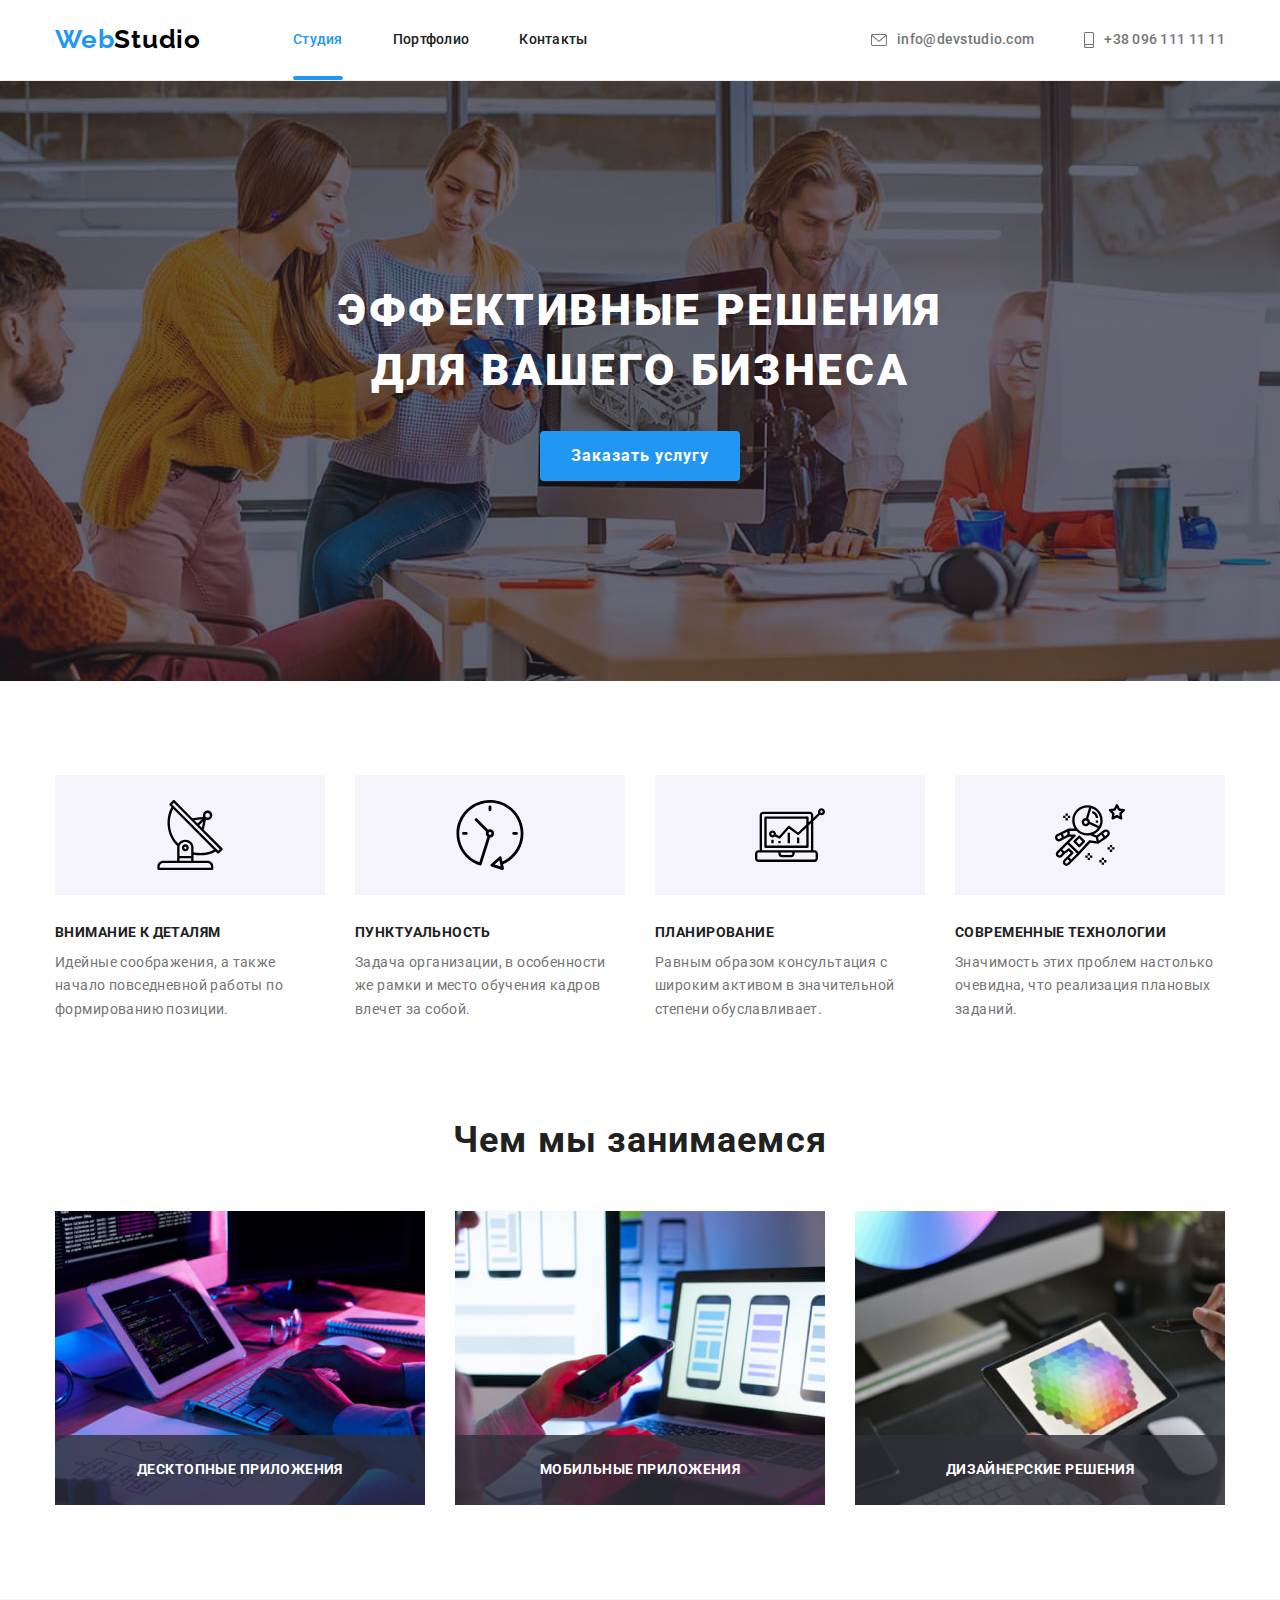
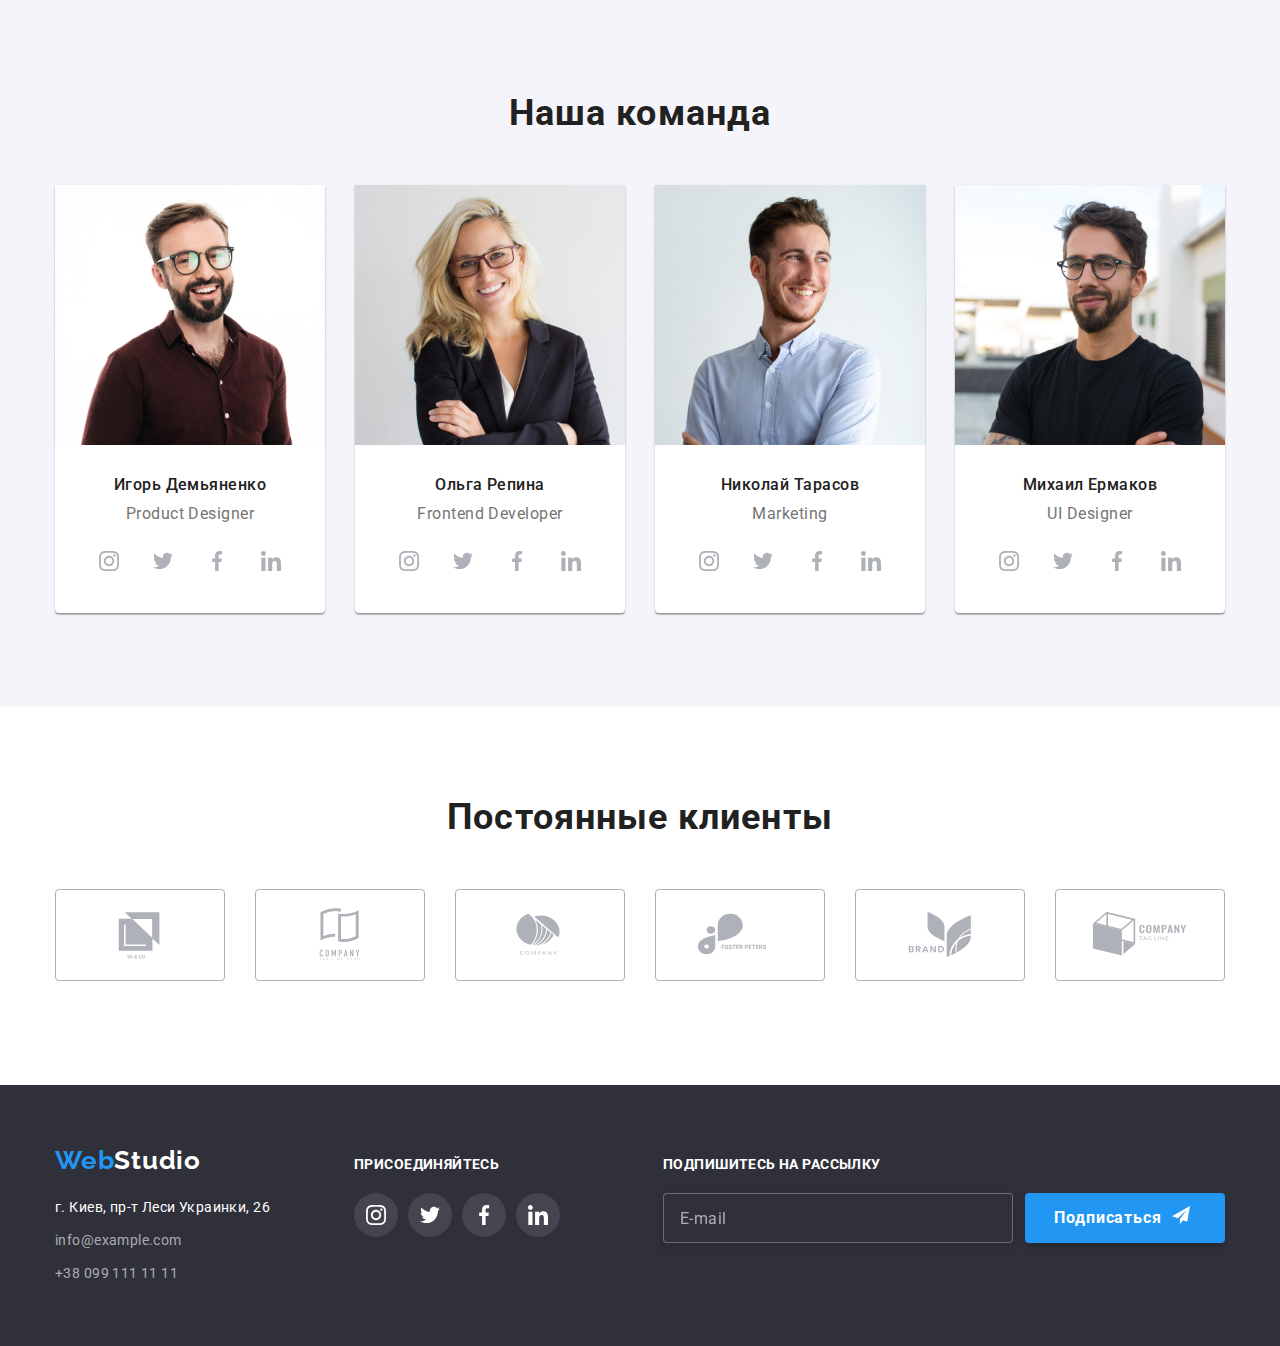
<file: index.html>
<!DOCTYPE html>
<html lang="ru">
<head>
    <meta charset="UTF-8">
    <meta http-equiv="X-UA-Compatible" content="IE=edge">
    <meta name="viewport" content="width=device-width, initial-scale=1.0">
    <meta name="description" content="Веб Студия Киев" />
    <title>Веб Студия Киев</title>
    <link rel="preconnect" href="https://fonts.googleapis.com">
    <link rel="preconnect" href="https://fonts.gstatic.com" crossorigin>
    <link href="https://fonts.googleapis.com/css2?family=Raleway:wght@700&family=Roboto:wght@400;500;700;900&display=swap"
        rel="stylesheet">
    <link rel="stylesheet" href="./modern-normalize.css">
    <link rel="stylesheet" href="./css/main.min.css">
</head>
<body>
<!-- Шапка сайта-->
<header class="header">
    <div class="container header__container">
    <nav class="header__nav">
        <a href="./index.html" class="logo"><span class="logo--accent">Web</span>Studio</a>
        <ul class="site-nav list">
            <li class="site-nav__item"><a href="" class="site-nav__link site-nav__link--current">Студия</a></li>
            <li class="site-nav__item"><a href="./portfolio.html" class="site-nav__link">Портфолио</a></li>
            <li class="site-nav__item"><a href="" class="site-nav__link">Контакты</a></li>
        </ul>
    </nav>
    <ul class="contacts-list list">
        <li class="contacts-list__item">
            <a href="mailto:info@devstudio.com" class="contacts">
                    <svg class="contacts__logo" width="16px" height="12px">
                        <use href="./images/symbol-defs.svg#icon-email"></use>
                    </svg>
                    info@devstudio.com
            </a>
        </li>
        <li class="contacts-list__item">
            <a href="tel:+380961111111" class="contacts">
                    <svg class="contacts__logo" width="10px" height="16px">
                        <use href="./images/symbol-defs.svg#icon-smartphone"></use>
                    </svg>
                    +38 096 111 11 11
            </a>
        </li>
    </ul>
    </div>
</header>

<main>
    <!-- Герой -->
    <section class="hero-section">
        <div class="container">
            <h1 class="hero-section__title">Эффективные решения для вашего бизнеса</h1>
            <button type="button" class="hero-section__button" data-modal-open>Заказать услугу</button>
        </div>

<div class="backdrop backdrop--is-hidden" data-modal>
    <div class="modal-section">
        <button class="close-button" data-modal-close>
            <svg  class="close-button__logo" width="30px" height="30px">
                <use href="./images/symbol-defs.svg#icon-close"></use>
            </svg>
        </button>

        <form class="modal-form js-speaker-form">
            <b class="modal-form__title">Оставьте свои данные, мы вам перезвоним</b>

            <div role="group" class="modal-form__input-group">
                <label class="modal-form__label"> <span class="modal-form__text">Имя</span> 
                    <input class="modal-form__input" type="text" name="name">
                    <svg class="modal-form__logo" width="18px" height="18px">
                        <use href="./images/symbol-defs.svg#icon-person-form"></use>
                    </svg>
                </label>

                <label class="modal-form__label"><span class="modal-form__text">Телефон</span>
                    <input class="modal-form__input" type="tel" name="tel">
                    <svg class="modal-form__logo" width="18px" height="18px">
                        <use href="./images/symbol-defs.svg#icon-phone-form"></use>
                    </svg>
                </label>

                <label class="modal-form__label"><span class="modal-form__text">Почта</span>
                    <input class="modal-form__input" type="email" name="email">
                    <svg class="modal-form__logo" width="18px" height="18px">
                        <use href="./images/symbol-defs.svg#icon-email-form"></use>
                    </svg>
                </label>

                <label class="modal-form__textarea-label"><span class="modal-form__text">Комментарий</span>
                    <textarea class="modal-form__textarea" cols="30" rows="10" name="comments" placeholder="Введите текст"></textarea>
                </label>
            </div>

            <div role="group" class="checkbox-group">
                <label for="send-agree" class="checkbox-group__label">
                    <input name="send-agree" class="checkbox-group__input" type="checkbox" id="send-agree">
                    <svg class="checkbox-group__icon" width="16px" height="15px">
                        <use href="./images/symbol-defs.svg#icon-checkbox"></use>
                    </svg>
                    <span class="checkbox-group__text">Соглашаюсь с рассылкой и принимаю <a class="checkbox-group__link" href="">Условия договора</a></span>
                </label>
            </div>

            <button class="hero-section__button" type="submit">Отправить</button>

        </form>

    </div>
</div>

    </section>

    <!-- Наши преимущества -->
    <section class="benefits-section">
        <div class="container">
        <h2 class="visually-hidden">Наши преимущества</h2>
        <ul class="benefits-list list">
            <li class="benefits-list__item">
                <div class="benefits-list__logo">
                <svg class="benefits-list__logo-contacts" width="70px" height="70px">
                    <use href="./images/symbol-defs.svg#icon-antenna"></use>
                </svg>
                </div>
                <h3 class="benefits-list__title">Внимание к деталям</h3>
                <p class="benefits-list__description">Идейные соображения, а также начало повседневной работы по формированию позиции.</p>
            </li>
            <li class="benefits-list__item">
                <div class="benefits-list__logo">
                    <svg class="benefits-list__logo-contacts" width="70px" height="70px">
                        <use href="./images/symbol-defs.svg#icon-clock"></use>
                    </svg>
                </div>
                <h3 class="benefits-list__title">Пунктуальность</h3>
                <p class="benefits-list__description">Задача организации, в особенности же рамки и место обучения кадров влечет за собой.</p>
            </li>
            <li class="benefits-list__item">
                <div class="benefits-list__logo">
                    <svg class="benefits-list__logo-contacts" width="70px" height="70px">
                        <use href="./images/symbol-defs.svg#icon-diagram"></use>
                    </svg>
                </div>
                <h3 class="benefits-list__title">Планирование</h3>
                <p class="benefits-list__description">Равным образом консультация с широким активом в значительной степени обуславливает.</p>
            </li>
            <li class="benefits-list__item">
                <div class="benefits-list__logo">
                    <svg class="benefits-list__logo-contacts" width="70px" height="70px">
                        <use href="./images/symbol-defs.svg#icon-astronaut"></use>
                    </svg>
                </div>
                <h3 class="benefits-list__title">Современные технологии</h3>
                <p class="benefits-list__description">Значимость этих проблем настолько очевидна, что реализация плановых заданий.</p>
            </li>
        </ul>
        </div>
    </section>

    <!-- Чем мы занимаемся -->

    <section class="services-section">
        <div class="container">
        <h2 class="section__title">Чем мы занимаемся</h2>
        <ul class="services-list list">
            <li class="services-list__item">
                <img src="./images/box_1.jpg" alt="Человек работает на клавиатуре перед компьютером и планшетом" width="370">
                <p class="services-list__description">Десктопные приложения</p>
            </li>
            <li class="services-list__item">
                <img src="./images/box_2.jpg" alt="Человек работает на ноутбуке с телефоном в руках" width="370">
                <p class="services-list__description">Мобильные приложения</p>
            </li>
            <li class="services-list__item">
                <img src="./images/box_3.jpg" alt="Человек работает на планшете со стилусом в руках" width="370">
                <p class="services-list__description">Дизайнерские решения</p>
            </li>
        </ul>
        </div>
    </section>

    <!-- Наша команда -->
    <section class="team-section">
        <div class="container">
        <h2 class="section__title">Наша команда</h2>
        <ul class="team-list list">
            <li class="team-list__item">
                    <img  src="./images/img_pd.jpg" alt="Фото Игоря Демьяненко" width="270" class="team-list__pic">
                    <div class="team-list__info">
                        <h3 class="team-list__title">Игорь Демьяненко</h3>
                        <p class=team-list__description>Product Designer</p>
                            <ul class="social-networks list">
                                <li class="social-networks__item">
                                    <a class="social-networks__link" href="">
                                        <svg class="social-networks__logo" width="20px" height="20px">
                                            <use href="./images/symbol-defs.svg#icon-instagram"></use>
                                        </svg>
                                    </a>
                                </li>
                                <li class="social-networks__item">
                                    <a class="social-networks__link" href="">
                                        <svg class="social-networks__logo" width="20px" height="20px">
                                            <use href="./images/symbol-defs.svg#icon-twitter"></use>
                                        </svg>
                                    </a>
                                </li>
                                <li class="social-networks__item">
                                    <a class="social-networks__link" href="">
                                    <svg class="social-networks__logo" width="20px" height="20px">
                                        <use href="./images/symbol-defs.svg#icon-facebook"></use>
                                    </svg>
                                    </a>
                                </li>
                                <li class="social-networks__item">
                                    <a class="social-networks__link" href="">
                                    <svg class="social-networks__logo" width="20px" height="20px">
                                        <use href="./images/symbol-defs.svg#icon-linkedin"></use>
                                    </svg>
                                    </a>
                                </li>
                            </ul>
                    </div>
            </li>
            <li class="team-list__item">
                    <img src="./images/img_fd.jpg" alt="Фото Ольги Репиной" width="270" class="team-list__pic">
                    <div class="team-list__info">
                        <h3 class="team-list__title">Ольга Репина</h3>
                        <p class=team-list__description>Frontend Developer</p>
                            <ul class="social-networks list">
                                <li class="social-networks__item">
                                    <a class="social-networks__link" href="">
                                        <svg class="social-networks__logo" width="20px" height="20px">
                                            <use href="./images/symbol-defs.svg#icon-instagram"></use>
                                        </svg>
                                    </a>
                                </li>
                                <li class="social-networks__item">
                                    <a class="social-networks__link" href="">
                                        <svg class="social-networks__logo" width="20px" height="20px">
                                            <use href="./images/symbol-defs.svg#icon-twitter"></use>
                                        </svg>
                                    </a>
                                </li>
                                <li class="social-networks__item">
                                    <a class="social-networks__link" href="">
                                    <svg class="social-networks__logo" width="20px" height="20px">
                                        <use href="./images/symbol-defs.svg#icon-facebook"></use>
                                    </svg>
                                    </a>
                                </li>
                                <li class="social-networks__item">
                                    <a class="social-networks__link" href="">
                                    <svg class="social-networks__logo" width="20px" height="20px">
                                        <use href="./images/symbol-defs.svg#icon-linkedin"></use>
                                    </svg>
                                    </a>
                                </li>
                            </ul>
                    </div>
            </li>
            <li class="team-list__item">
                    <img src="./images/img_m.jpg" alt="Фото Николая Тарасова" width="270" class="team-list__pic">
                    <div class="team-list__info">
                        <h3 class="team-list__title">Николай Тарасов</h3>
                        <p class=team-list__description>Marketing</p>
                            <ul class="social-networks list">
                                <li class="social-networks__item">
                                    <a class="social-networks__link" href="">
                                        <svg class="social-networks__logo" width="20px" height="20px">
                                            <use href="./images/symbol-defs.svg#icon-instagram"></use>
                                        </svg>
                                    </a>
                                </li>
                                <li class="social-networks__item">
                                    <a class="social-networks__link" href="">
                                        <svg class="social-networks__logo" width="20px" height="20px">
                                            <use href="./images/symbol-defs.svg#icon-twitter"></use>
                                        </svg>
                                    </a>
                                </li>
                                <li class="social-networks__item">
                                    <a class="social-networks__link" href="">
                                    <svg class="social-networks__logo" width="20px" height="20px">
                                        <use href="./images/symbol-defs.svg#icon-facebook"></use>
                                    </svg>
                                    </a>
                                </li>
                                <li class="social-networks__item">
                                    <a class="social-networks__link" href="">
                                    <svg class="social-networks__logo" width="20px" height="20px">
                                        <use href="./images/symbol-defs.svg#icon-linkedin"></use>
                                    </svg>
                                    </a>
                                </li>
                            </ul>
                    </div>
            </li>
            <li class="team-list__item">
                    <img src="./images/img_ui.jpg" alt="Фото Михаила Ермакова" width="270" class="team-list__pic">
                    <div class="team-list__info">
                        <h3 class="team-list__title">Михаил Ермаков</h3>
                        <p class=team-list__description>UI Designer</p>
                            <ul class="social-networks list">
                                <li class="social-networks__item">
                                    <a class="social-networks__link" href="">
                                        <svg class="social-networks__logo" width="20px" height="20px">
                                            <use href="./images/symbol-defs.svg#icon-instagram"></use>
                                        </svg>
                                    </a>
                                </li>
                                <li class="social-networks__item">
                                    <a class="social-networks__link" href="">
                                        <svg class="social-networks__logo" width="20px" height="20px">
                                            <use href="./images/symbol-defs.svg#icon-twitter"></use>
                                        </svg>
                                    </a>
                                </li>
                                <li class="social-networks__item">
                                    <a class="social-networks__link" href="">
                                    <svg class="social-networks__logo" width="20px" height="20px">
                                        <use href="./images/symbol-defs.svg#icon-facebook"></use>
                                    </svg>
                                    </a>
                                </li>
                                <li class="social-networks__item">
                                    <a class="social-networks__link" href="">
                                    <svg class="social-networks__logo" width="20px" height="20px">
                                        <use href="./images/symbol-defs.svg#icon-linkedin"></use>
                                    </svg>
                                    </a>
                                </li>
                            </ul>
                    </div>
            </li>
        </ul>
        </div>
    </section>

    <!-- Постоянные клиенты -->
    <section class="clients-section">
        <div class="container">
            <h2 class="section__title">Постоянные клиенты</h2>
            <ul class="clients-list list">
                    <li class="clients-list__item">
                        <a class="clients-list__link" href="">
                            <svg class="clients-list__logo" width="106px" height="60px">
                                <use href="./images/symbol-defs.svg#icon-logo1"></use>
                            </svg>
                        </a>
                    </li>
                    <li class="clients-list__item">
                        <a class="clients-list__link" href="">
                            <svg class="clients-list__logo" width="106px" height="60px">
                                <use href="./images/symbol-defs.svg#icon-logo2"></use>
                            </svg>
                        </a>
                    </li>
                <li class="clients-list__item">
                    <a class="clients-list__link" href="">
                        <svg class="clients-list__logo" width="106px" height="60px">
                            <use href="./images/symbol-defs.svg#icon-logo3"></use>
                        </svg>
                    </a>
                </li>
                <li class="clients-list__item">
                    <a class="clients-list__link" href="">
                        <svg class="clients-list__logo" width="106px" height="60px">
                            <use href="./images/symbol-defs.svg#icon-logo4"></use>
                        </svg>
                    </a>
                </li>
                <li class="clients-list__item">
                    <a class="clients-list__link" href="">
                        <svg class="clients-list__logo" width="106px" height="60px">
                            <use href="./images/symbol-defs.svg#icon-logo5"></use>
                        </svg>
                    </a>
                </li>
                <li class="clients-list__item">
                    <a class="clients-list__link" href="">
                        <svg class="clients-list__logo" width="106px" height="60px">
                            <use href="./images/symbol-defs.svg#icon-logo6"></use>
                        </svg>
                    </a>
                </li>
         </ul>
        </div>
    </section>

</main>
<!-- Футер -->
<footer class="footer">
    <div class="container footer__container">
        <div class="address">
        <a href="./index.html" class="logo logo--secondary"><span class="logo--accent">Web</span><span class="logo--white">Studio</span></a>
        <address class="address__list">
                <span class="address__text">г. Киев, пр-т Леси Украинки, 26</span>
                <a href="mailto:info@example.com" class="address__item">info@example.com</a> 
                <a href="tel:+380991111111" class="address__item">+38 099 111 11 11</a>
        
            </address>
        </div>  
        <div class="footer-community">
                <p class="footer-community__invite">присоединяйтесь</p>
                <ul class="footer-community__list list">
                    <li class="footer-community__item">
                        <a class="footer-community__link" href="">
                            <svg class="footer-community__logo" width="20px" height="20px">
                                <use href="./images/symbol-defs.svg#icon-instagram2"></use>
                            </svg>
                        </a>
                    </li>
                    <li class="footer-community__item">
                        <a class="footer-community__link" href="">
                            <svg class="footer-community__logo" width="20px" height="20px">
                                <use href="./images/symbol-defs.svg#icon-twitter2"></use>
                            </svg>
                        </a>
                    </li>
                    <li class="footer-community__item">
                        <a class="footer-community__link" href="">
                            <svg class="footer-community__logo" width="20px" height="20px">
                                <use href="./images/symbol-defs.svg#icon-facebook2"></use>
                            </svg>
                        </a>
                    </li>
                    <li class="footer-community__item">
                        <a class="footer-community__link" href="">
                            <svg class="footer-community__logo" width="20px" height="20px">
                                <use href="./images/symbol-defs.svg#icon-linkedin2"></use>
                            </svg>
                        </a>
                    </li>
                </ul>
        </div>

        <form class="subscribe-section js-speaker-form">
            <p class="subscribe-section__title">Подпишитесь на рассылку</p>
            <div class="subscribe-section__container">
                <label class="subscribe-section__label">
                <input class="subscribe-section__input" type="email" name="email" placeholder="E-mail">  
                </label>
                <button type="submit" class="subscribe-section__button" data-modal-open>
                    Подписаться
                    <svg class="subscribe-section__logo" width="24px" height="24px">
                        <use href="./images/symbol-defs.svg#icon-send"></use>
                    </svg>
                </button>
            </div>
        </form>

    </div>
</footer>



<script src="./js/modal.js"></script>

<script>
    (() => {
        document
            .querySelector('.js-speaker-form')
            .addEventListener('submit', e => {
                e.preventDefault();

                new FormData(e.currentTarget).forEach((value, name) =>
                    console.log(`${name}: ${value}`),
                );

                e.currentTarget.reset();
            });
    })();
</script>

</body>
</html>
</file>
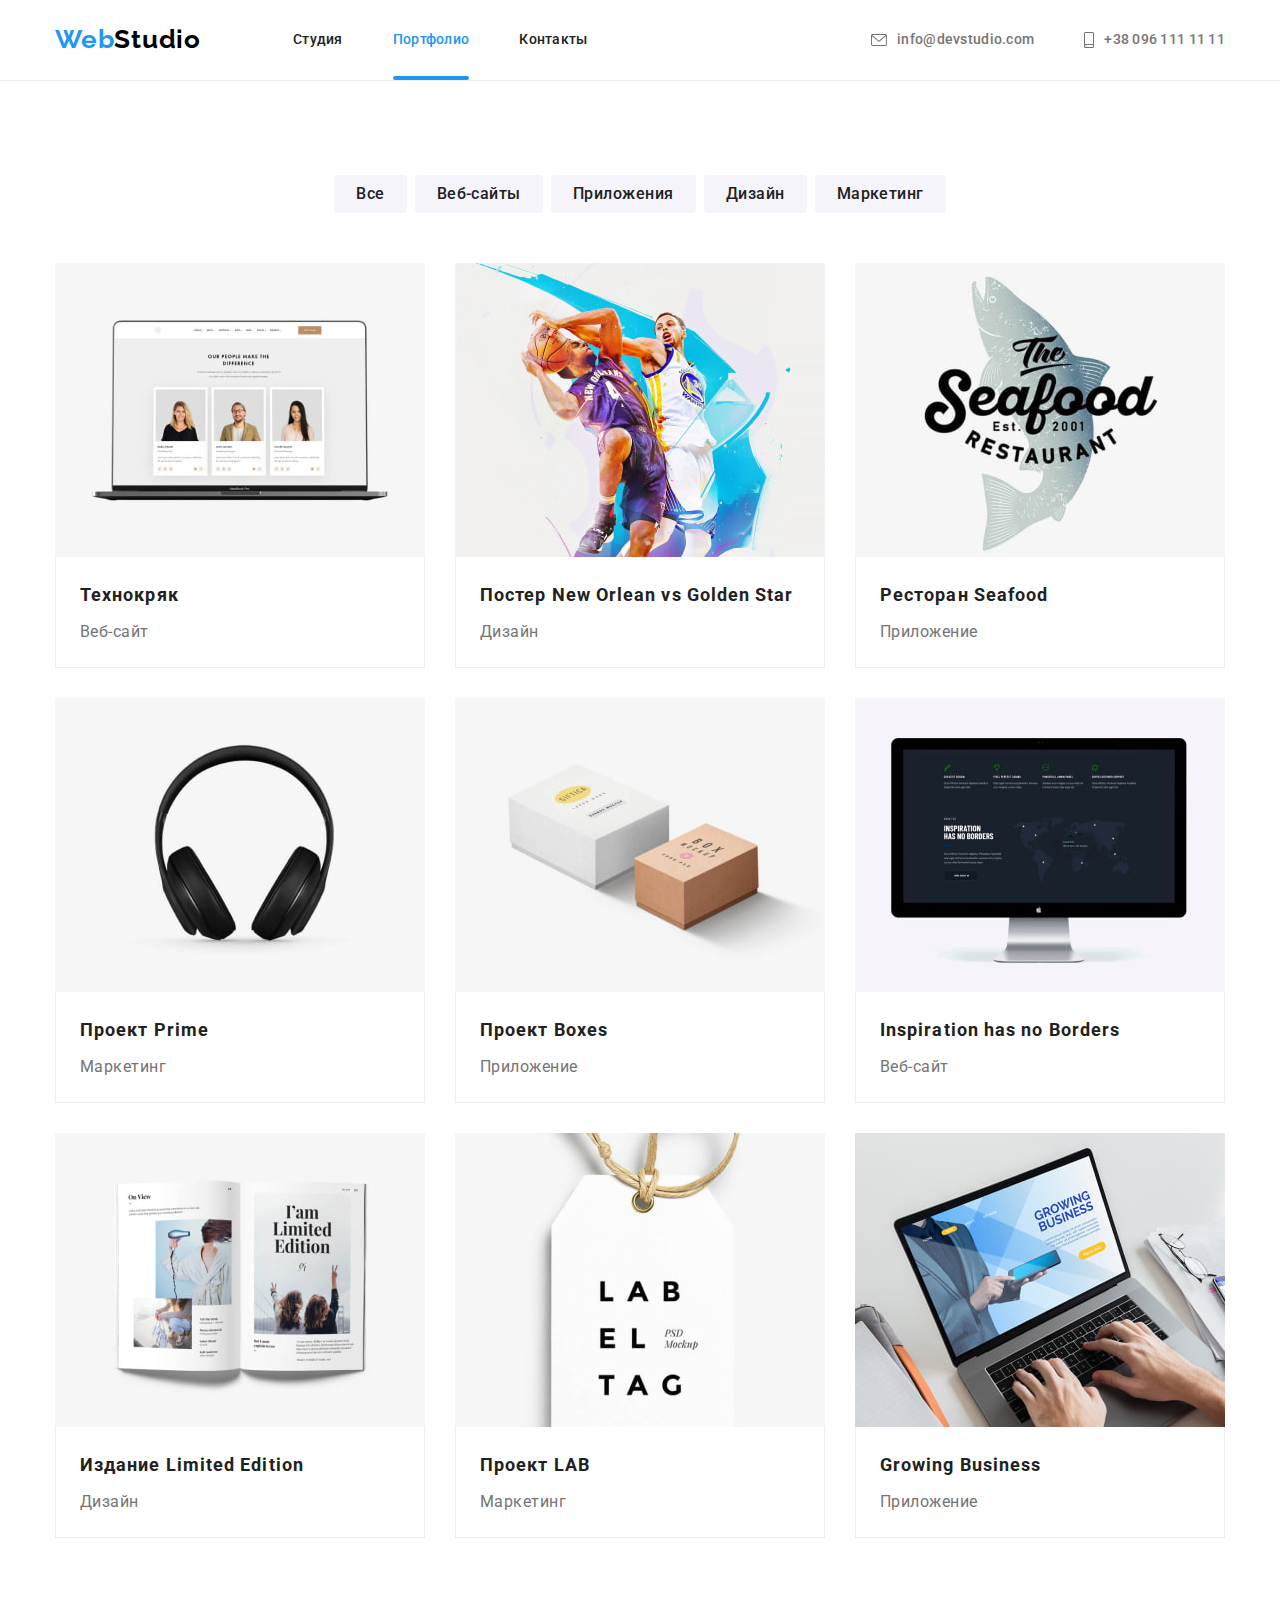
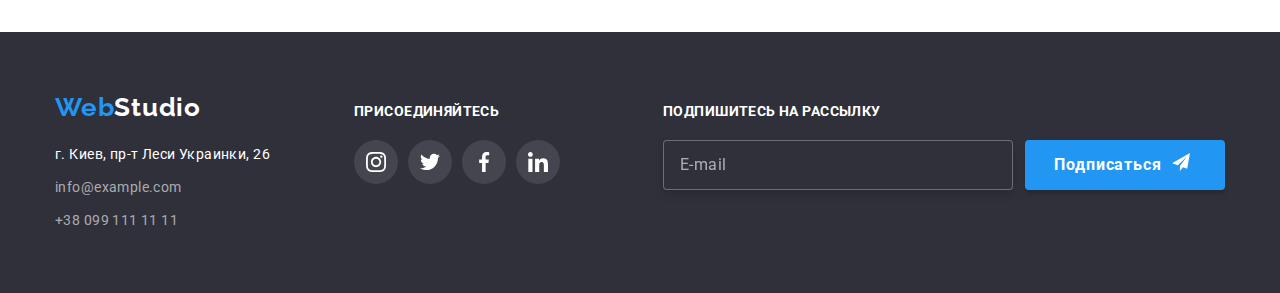
<file: portfolio.html>
<!DOCTYPE html>
<html lang="ru">

<head>
    <meta charset="UTF-8">
    <meta http-equiv="X-UA-Compatible" content="IE=edge">
    <meta name="viewport" content="width=device-width, initial-scale=1.0">
    <meta name="description" content="Веб Студия Киев" />
    <title>Веб Студия Киев</title>
    <link rel="preconnect" href="https://fonts.googleapis.com">
    <link rel="preconnect" href="https://fonts.gstatic.com" crossorigin>
    <link href="https://fonts.googleapis.com/css2?family=Raleway:wght@700&family=Roboto:wght@400;500;700;900&display=swap"
            rel="stylesheet">
    <link rel="stylesheet" href="./modern-normalize.css">
    <link rel="stylesheet" href="./css/main.min.css">
</head>

<body>
    <!-- Шапка сайта-->
<header class="header">
    <div class="container header__container">
        <nav class="header__nav">
            <a href="./index.html" class="logo"><span class="logo--accent">Web</span>Studio</a>
            <ul class="site-nav list">
                <li class="site-nav__item"><a href="./index.html" class="site-nav__link ">Студия</a></li>
                <li class="site-nav__item"><a href="./portfolio.html" class="site-nav__link site-nav__link--current">Портфолио</a></li>
                <li class="site-nav__item"><a href="" class="site-nav__link">Контакты</a></li>
            </ul>
        </nav>
        <ul class="contacts-list list">
            <li class="contacts-list__item">
                <a href="mailto:info@devstudio.com" class="contacts">
                    <svg class="contacts__logo" width="16px" height="12px">
                        <use href="./images/symbol-defs.svg#icon-email"></use>
                    </svg>
                    info@devstudio.com
                </a>
            </li>
            <li class="contacts-list__item">
                <a href="tel:+380961111111" class="contacts">
                    <svg class="contacts__logo" width="10px" height="16px">
                        <use href="./images/symbol-defs.svg#icon-smartphone"></use>
                    </svg>
                    +38 096 111 11 11
                </a>
            </li>
        </ul>
    </div>
</header>


<!-- Портфолио наших раобот -->
    <main>
    <section class="portfolio-section">
        <div class="container">
        <h1 class="visually-hidden">Портфолио наших работ</h1>
        <ul class="portfolio-list list">
            <li class="portfolio-list__item"><button type="button" class="portfolio-list__button">Все</button></li>
            <li class="portfolio-list__item"><button type="button" class="portfolio-list__button">Веб-сайты</button></li>
            <li class="portfolio-list__item"><button type="button" class="portfolio-list__button">Приложения</button></li>
            <li class="portfolio-list__item"><button type="button" class="portfolio-list__button">Дизайн</button></li>
            <li class="portfolio-list__item"><button type="button" class="portfolio-list__button">Маркетинг</button></li>
        </ul>

        <ul class="gallery-list list">
            <li class="gallery-list__item">
                <a href="" class="gallery-list__link">
                        <div class="gallery-list__overlay">
                            <img src="./images/techno.jpg" alt="Демонстрация веб-сайт на ноутбуке" width="370">
                            <p class="gallery-list__overlay-text">Технокряк это современная площадка распространения коронавируса. Компании используют эту
                                платформу для цифрового
                                шпионажа и атак на защищённые сервера конкурентов.</p> 
                        </div>
                        <div class="gallery-list__card">
                            <h2 class="gallery-list__title">Технокряк</h2>
                            <p class="gallery-list__description">Веб-сайт</p>
                        </div>
                        
                </a>
                    
            </li>
            <li class="gallery-list__item">
                <a href="" class="gallery-list__link">
                        <div class="gallery-list__overlay">
                            <img src="./images/nba.jpg" alt="Два игрока из баскетбольных команд НБА Новый Орлеан и Голден Стейт борятся за мяч" width="370">
                            <p class="gallery-list__overlay-text">Технокряк это современная площадка распространения коронавируса. Компании используют эту
                                платформу для цифрового
                                шпионажа и атак на защищённые сервера конкурентов.</p>
                        </div>
                        <div class="gallery-list__card">
                            <h2 class="gallery-list__title">Постер New Orlean vs Golden Star</h2>
                            <p class="gallery-list__description">Дизайн</p>
                        </div>
                </a>
            </li>
            <li class="gallery-list__item">
                <a href="" class="gallery-list__link">
                        <div class="gallery-list__overlay">
                            <img src="./images/seafood.jpg" alt="Логотип ресторана" width="370">
                            <p class="gallery-list__overlay-text">Технокряк это современная площадка распространения коронавируса. Компании используют эту
                                платформу для цифрового
                                шпионажа и атак на защищённые сервера конкурентов.</p>
                        </div>
                        <div class="gallery-list__card">
                            <h2 class="gallery-list__title">Ресторан Seafood</h2>
                            <p class="gallery-list__description">Приложение</p>
                        </div>
                </a>
            </li>
            <li class="gallery-list__item">
                <a href="" class="gallery-list__link">
                        <div class="gallery-list__overlay">
                            <img src="./images/prime.jpg" alt="Наушники чёрного цвета" width="370">
                            <p class="gallery-list__overlay-text">Технокряк это современная площадка распространения коронавируса. Компании используют эту
                                платформу для цифрового
                                шпионажа и атак на защищённые сервера конкурентов.</p>
                        </div>
                        <div class="gallery-list__card">
                            <h2 class="gallery-list__title">Проект Prime</h2>
                            <p class="gallery-list__description">Маркетинг</p>
                        </div>
                </a>
            </li>
            <li class="gallery-list__item">
                <a href="" class="gallery-list__link">
                        <div class="gallery-list__overlay">
                            <img src="./images/boxes.jpg" alt="Две коробки, одна коричневого, другая белого цвета" width="370">
                            <p class="gallery-list__overlay-text">Технокряк это современная площадка распространения коронавируса. Компании используют эту
                                платформу для цифрового
                                шпионажа и атак на защищённые сервера конкурентов.</p>
                        </div>
                        <div class="gallery-list__card">
                            <h2 class="gallery-list__title">Проект Boxes</h2>
                            <p class="gallery-list__description">Приложение</p>
                        </div>
                </a>
            </li>
            <li class="gallery-list__item">
                <a href="" class="gallery-list__link">
                        <div class="gallery-list__overlay">
                            <img src="./images/inspiration.jpg" alt="Демонстрация веб-сайт на мониторе компьютера" width="370">
                            <p class="gallery-list__overlay-text">Технокряк это современная площадка распространения коронавируса. Компании используют эту
                                платформу для цифрового
                                шпионажа и атак на защищённые сервера конкурентов.</p>
                        </div>
                        <div class="gallery-list__card">
                            <h2 class="gallery-list__title">Inspiration has no Borders</h2>
                            <p class="gallery-list__description">Веб-сайт</p>
                        </div>
                </a>
            </li>
            <li class="gallery-list__item">
                <a href="" class="gallery-list__link">
                        <div class="gallery-list__overlay">
                            <img src="./images/limited.jpg" alt="Раскрытый журнал" width="370">
                            <p class="gallery-list__overlay-text">Технокряк это современная площадка распространения коронавируса. Компании используют эту
                                платформу для цифрового
                                шпионажа и атак на защищённые сервера конкурентов.</p>
                        </div>
                        <div class="gallery-list__card">
                            <h2 class="gallery-list__title">Издание Limited Edition</h2>
                            <p class="gallery-list__description">Дизайн</p>
                        </div>
                </a>
            </li>
            <li class="gallery-list__item">
                <a href="" class="gallery-list__link">
                        <div class="gallery-list__overlay">
                            <img src="./images/lab.jpg" alt="Бирка для одежды" width="370"> 
                            <p class="gallery-list__overlay-text">Технокряк это современная площадка распространения коронавируса. Компании используют эту
                                платформу для цифрового
                                шпионажа и атак на защищённые сервера конкурентов.</p>
                        </div>
                        <div class="gallery-list__card">
                            <h2 class="gallery-list__title">Проект LAB</h2>
                            <p class="gallery-list__description">Маркетинг</p>
                        </div>
                </a>
            </li>
            <li class="gallery-list__item">
                <a href="" class="gallery-list__link">
                        <div class="gallery-list__overlay">
                            <img src="./images/business.jpg" alt="Человек работает за ноутбуком" width="370">
                            <p class="gallery-list__overlay-text">Технокряк это современная площадка распространения коронавируса. Компании используют эту
                                платформу для цифрового
                                шпионажа и атак на защищённые сервера конкурентов.</p>
                        </div>
                        <div class="gallery-list__card">
                            <h2 class="gallery-list__title">Growing Business</h2>
                            <p class="gallery-list__description">Приложение</p>
                        </div>
                </a>
            </li>
        </ul>
        </div>
    </section>

    </main>
    <!-- Футер -->
<footer class="footer">
    <div class="container footer__container">
        <div class="address">
            <a href="./index.html" class="logo logo--secondary"><span class="logo--accent">Web</span><span
                    class="logo--white">Studio</span></a>
            <address class="address__list">
                <span class="address__text">г. Киев, пр-т Леси Украинки, 26</span>
                <a href="mailto:info@example.com" class="address__item">info@example.com</a>
                <a href="tel:+380991111111" class="address__item">+38 099 111 11 11</a>

            </address>
        </div>
        <div class="footer-community">
            <p class="footer-community__invite">присоединяйтесь</p>
            <ul class="footer-community__list list">
                <li class="footer-community__item">
                    <a class="footer-community__link" href="">
                        <svg class="footer-community__logo" width="20px" height="20px">
                            <use href="./images/symbol-defs.svg#icon-instagram2"></use>
                        </svg>
                    </a>
                </li>
                <li class="footer-community__item">
                    <a class="footer-community__link" href="">
                        <svg class="footer-community__logo" width="20px" height="20px">
                            <use href="./images/symbol-defs.svg#icon-twitter2"></use>
                        </svg>
                    </a>
                </li>
                <li class="footer-community__item">
                    <a class="footer-community__link" href="">
                        <svg class="footer-community__logo" width="20px" height="20px">
                            <use href="./images/symbol-defs.svg#icon-facebook2"></use>
                        </svg>
                    </a>
                </li>
                <li class="footer-community__item">
                    <a class="footer-community__link" href="">
                        <svg class="footer-community__logo" width="20px" height="20px">
                            <use href="./images/symbol-defs.svg#icon-linkedin2"></use>
                        </svg>
                    </a>
                </li>
            </ul>
        </div>

        <form class="subscribe-section js-speaker-form">
            <p class="subscribe-section__title">Подпишитесь на рассылку</p>
            <div class="subscribe-section__container">
                <label class="subscribe-section__label">
                    <input class="subscribe-section__input" type="email" name="email" placeholder="E-mail">
                </label>
                <button type="submit" class="subscribe-section__button" data-modal-open>
                    Подписаться
                    <svg class="subscribe-section__logo" width="24px" height="24px">
                        <use href="./images/symbol-defs.svg#icon-send"></use>
                    </svg>
                </button>
            </div>
        </form>

    </div>
</footer>

</body>

</html>
</file>
<file: css/main.min.css>
:root{--primary-text-color: #212121;--description-text-color: #757575;--accent-color: #2196f3;--white-text-color: #fff;--primary-bg-color: #ffffff;--secondary-bg-color: #2f303a;--bg-button-color: #f5f4fa;--secondary-gray-color: #afb1b8;--reserv-bg-color: #f5f4fa;--gallery-list-gap: 30px;--timing-funcion: cubic-bezier(0.4, 0, 0.2, 1);--font-family: Roboto, sans-serif;--secondary-font-family: 'Raleway', sans-serif}body{background-color:var(--primary-bg-color);color:var(--primary-text-color);font-family:var(--font-family);font-weight:400}.section__title{margin-bottom:50px;font-weight:700;font-size:36px;line-height:1.16;text-align:center;letter-spacing:0.03em}h1,h2,h3,h4,h5,h6,p,ul{margin-bottom:0;margin-top:0}img{display:block}.list{padding:0;margin:0;list-style:none}.visually-hidden{position:absolute;clip:rect(0 0 0 0);width:1px;height:1px;margin:-1px}.logo{color:#000;font-family:var(--secondary-font-family);font-weight:700;font-size:26px;line-height:1.2;letter-spacing:0.03em;text-decoration:none}.logo--accent{color:var(--accent-color)}.logo--white{color:var(--white-text-color)}.logo--secondary{display:inline-block;margin-bottom:20px}.header{border-bottom:1px solid #ececec}.header__container,.header__nav{display:-webkit-box;display:-ms-flexbox;display:flex;-webkit-box-align:center;-ms-flex-align:center;align-items:center}.container{margin-left:auto;margin-right:auto;width:1200px;padding-left:15px;padding-right:15px}.site-nav{display:-webkit-box;display:-ms-flexbox;display:flex;margin-left:92px}.site-nav__item+.site-nav__item{margin-left:50px}.site-nav__link{display:block;padding-top:32px;padding-bottom:32px;color:var(--primary-text-color);font-weight:500;font-size:14px;line-height:1.14;letter-spacing:0.02em;text-decoration:none;-webkit-transition:color 250ms var(--timing-funcion);transition:color 250ms var(--timing-funcion)}.site-nav__link:hover,.site-nav__link:focus{color:var(--accent-color)}.site-nav__link--current{position:relative;color:var(--accent-color)}.site-nav__link--current::after{content:'';position:absolute;display:block;bottom:0;width:100%;height:4px;background-color:var(--accent-color);border-radius:2px}.contacts-list{display:-webkit-box;display:-ms-flexbox;display:flex;margin-left:auto}.contacts-list__item+.contacts-list__item{margin-left:50px}.contacts{display:-webkit-box;display:-ms-flexbox;display:flex;-webkit-box-pack:center;-ms-flex-pack:center;justify-content:center;-webkit-box-align:center;-ms-flex-align:center;align-items:center;color:var(--description-text-color);font-weight:500;font-size:14px;line-height:1.14;letter-spacing:0.02em;text-decoration:none;-webkit-transition:color 250ms var(--timing-funcion);transition:color 250ms var(--timing-funcion)}.contacts:hover,.contacts:focus{color:var(--accent-color)}.contacts__logo{margin-right:10px;fill:currentColor}.hero-section{padding-top:200px;padding-bottom:200px;text-align:center;max-width:1600px;margin-left:auto;margin-right:auto;background-color:#c4c4c4;background-image:-webkit-gradient(linear, left top, right top, from(rgba(47,48,58,0.4)), to(rgba(47,48,58,0.4))),url(../images/bgphoto.jpg);background-image:linear-gradient(to right, rgba(47,48,58,0.4), rgba(47,48,58,0.4)),url(../images/bgphoto.jpg);background-repeat:no-repeat;background-size:cover;background-position:center}.hero-section__title{max-width:696px;margin-bottom:30px;margin-left:auto;margin-right:auto;-webkit-box-align:center;-ms-flex-align:center;align-items:center;text-align:center;color:var(--primary-bg-color);font-weight:900;font-size:44px;line-height:1.36;letter-spacing:0.06em;text-transform:uppercase}.hero-section__button{width:200px;height:50px;background-color:var(--accent-color);color:var(--primary-bg-color);font-family:inherit;font-weight:700;font-size:16px;line-height:1.87;-webkit-box-align:center;-ms-flex-align:center;align-items:center;text-align:center;letter-spacing:0.06em;cursor:pointer;border:none;-webkit-box-shadow:0px 4px 4px rgba(0,0,0,0.15);box-shadow:0px 4px 4px rgba(0,0,0,0.15);border-radius:4px;-webkit-transition:background-color 250ms var(--timing-funcion),-webkit-box-shadow 250ms var(--timing-funcion);transition:background-color 250ms var(--timing-funcion),-webkit-box-shadow 250ms var(--timing-funcion);transition:background-color 250ms var(--timing-funcion),box-shadow 250ms var(--timing-funcion);transition:background-color 250ms var(--timing-funcion),box-shadow 250ms var(--timing-funcion),-webkit-box-shadow 250ms var(--timing-funcion)}.hero-section__button:hover,.hero-section__button:focus{background-color:#188ce8;color:var(--white-text-color)}.backdrop{position:fixed;top:0;left:0;bottom:0;right:0;width:100%;height:100%;background-color:rgba(0,0,0,0.2);z-index:999;opacity:1;visibility:visible;-webkit-transition:opacity 250ms var(--timing-funcion),visibility 250ms var(--timing-funcion);transition:opacity 250ms var(--timing-funcion),visibility 250ms var(--timing-funcion)}.backdrop--is-hidden{visibility:hidden;opacity:0;pointer-events:none}.modal-section{padding:40px;width:528px;height:581px;background-color:var(--primary-bg-color);position:absolute;top:50%;left:50%;-webkit-transform:translate(-50%, -50%) scale(1);transform:translate(-50%, -50%) scale(1);z-index:999;-webkit-transition:-webkit-transform 250ms var(--timing-funcion);transition:-webkit-transform 250ms var(--timing-funcion);transition:transform 250ms var(--timing-funcion);transition:transform 250ms var(--timing-funcion), -webkit-transform 250ms var(--timing-funcion)}.backdrop--is-hidden .modal{-webkit-transform:translate(-50%, -50%) scale(0.9);transform:translate(-50%, -50%) scale(0.9)}.close-button{position:absolute;top:8px;right:8px;background-color:transparent;border:transparent}.close-button__logo{border:1px solid rgba(0,0,0,0.1);border-radius:50%;display:-webkit-inline-box;display:-ms-inline-flexbox;display:inline-flex}.close-button__logo:hover,.close-button__logo:focus{fill:var(--accent-color)}.close-button:focus-within>.close-button__logo{fill:var(--accent-color)}.modal-form__title{font-weight:bold;font-size:20px;line-height:1.15;text-align:center;letter-spacing:0.03em}.modal-form__input-group{display:-webkit-box;display:-ms-flexbox;display:flex;-webkit-box-orient:vertical;-webkit-box-direction:normal;-ms-flex-direction:column;flex-direction:column;-webkit-box-pack:center;-ms-flex-pack:center;justify-content:center;-webkit-box-align:center;-ms-flex-align:center;align-items:center;margin-bottom:20px;margin-top:12px}.modal-form__label{position:relative;margin-bottom:10px;-webkit-transition:fill 250ms var(--timing-funcion);transition:fill 250ms var(--timing-funcion)}.modal-form__label:hover,.modal-form__label:focus{fill:var(--accent-color)}.modal-form__logo{position:absolute;left:12px;top:29px}.modal-form__logo:focus{color:var(--accent-color)}.modal-form__input:focus-within+.modal-form__logo{fill:var(--accent-color)}.modal-form__text{display:-webkit-box;display:-ms-flexbox;display:flex;-webkit-box-pack:start;-ms-flex-pack:start;justify-content:start;font-weight:normal;margin-bottom:4px;font-size:12px;line-height:1.16;letter-spacing:0.01em;color:var(--description-text-color)}.modal-form__input{padding:11px 42px;width:448px;height:40px;border:1px solid rgba(33,33,33,0.2);border-radius:4px;outline:none;-webkit-transition:border-color 250ms var(--timing-funcion);transition:border-color 250ms var(--timing-funcion)}.modal-form__input:hover,.modal-form__input:focus{border-color:var(--accent-color)}.modal-form__textarea{resize:none;padding:12px 16px;width:448px;height:120px;border:1px solid rgba(33,33,33,0.2);-webkit-box-sizing:border-box;box-sizing:border-box;border-radius:4px;outline:none;-webkit-transition:border-color 250ms var(--timing-funcion);transition:border-color 250ms var(--timing-funcion)}.modal-form__textarea::-webkit-input-placeholder{font-size:12px;line-height:1.16;letter-spacing:0.01em;color:rgba(117,117,117,0.5)}.modal-form__textarea:-ms-input-placeholder{font-size:12px;line-height:1.16;letter-spacing:0.01em;color:rgba(117,117,117,0.5)}.modal-form__textarea::-ms-input-placeholder{font-size:12px;line-height:1.16;letter-spacing:0.01em;color:rgba(117,117,117,0.5)}.modal-form__textarea::placeholder{font-size:12px;line-height:1.16;letter-spacing:0.01em;color:rgba(117,117,117,0.5)}.modal-form__textarea:hover,.modal-form__textarea:focus{border-color:var(--accent-color)}.checkbox-group{margin-bottom:30px}.checkbox-group__label{display:-webkit-box;display:-ms-flexbox;display:flex;-webkit-box-pack:center;-ms-flex-pack:center;justify-content:center;-webkit-box-align:center;-ms-flex-align:center;align-items:center}.checkbox-group__text{font-size:14px;line-height:1.71;letter-spacing:0.03em;color:var(--description-text-color)}.checkbox-group__input{position:absolute;width:1px;height:1px;margin:-1px;border:0;padding:0;white-space:nowrap;-webkit-clip-path:inset(100%);clip-path:inset(100%);clip:rect(0 0 0 0);overflow:hidden}.checkbox-group__link{color:#2196f3}.checkbox-group__icon{margin-right:8px;fill:var(--white-text-color);border:2px solid var(--primary-text-color);border-radius:2px;background-origin:border-box;-webkit-transition:border-color 250ms var(--timing-funcion),background-color 250ms var(--timing-funcion);transition:border-color 250ms var(--timing-funcion),background-color 250ms var(--timing-funcion)}.checkbox-group__input:checked+.checkbox-group__icon{background-color:var(--accent-color);border-color:var(--accent-color)}.benefits-section,.team-section{padding-top:94px;padding-bottom:94px}.benefits-list{display:-webkit-box;display:-ms-flexbox;display:flex}.benefits-list__title{margin-bottom:10px;font-weight:700;font-size:14px;line-height:1.14;letter-spacing:0.03em;text-transform:uppercase}.benefits-list__description{color:var(--description-text-color);font-size:14px;line-height:1.7;letter-spacing:0.03em}.benefits-list__logo{display:-webkit-box;display:-ms-flexbox;display:flex;-webkit-box-pack:center;-ms-flex-pack:center;justify-content:center;-webkit-box-align:center;-ms-flex-align:center;align-items:center;height:120px;background-color:var(--reserv-bg-color);margin-bottom:30px}.benefits-list__item{width:270px;height:251px;margin-right:30px}.benefits-list__item:last-child{margin-right:0}.services-section{padding-bottom:94px}.services-list{display:-webkit-box;display:-ms-flexbox;display:flex}.services-list__description{position:absolute;bottom:0;left:0;width:370px;height:70px;display:-webkit-box;display:-ms-flexbox;display:flex;-webkit-box-pack:center;-ms-flex-pack:center;justify-content:center;-webkit-box-align:center;-ms-flex-align:center;align-items:center;-ms-flex-line-pack:center;align-content:center;font-weight:bold;font-size:14px;line-height:1.14;text-align:center;letter-spacing:0.03em;text-transform:uppercase;color:var(--white-text-color);background-color:rgba(47,48,58,0.8)}.services-list__item{position:relative}.services-list__item:not(:last-child){-ms-flex-preferred-size:calc(100% / 3 - 30px);flex-basis:calc(100% / 3 - 30px);margin-right:30px}.team-section{background-color:var(--reserv-bg-color);height:708px}.team-list{display:-webkit-box;display:-ms-flexbox;display:flex}.team-list__title{margin-bottom:10px;font-weight:500;font-size:16px;line-height:1.2;text-align:center;letter-spacing:0.03em}.team-list__description{color:var(--description-text-color);font-size:16px;line-height:1.2;text-align:center;letter-spacing:0.03em;margin-bottom:16px}.team-list__info{padding-top:30px;padding-bottom:30px;background-color:#fff;-webkit-box-shadow:0px 1px 3px rgba(0,0,0,0.12),0px 1px 1px rgba(0,0,0,0.14),0px 2px 1px rgba(0,0,0,0.2);box-shadow:0px 1px 3px rgba(0,0,0,0.12),0px 1px 1px rgba(0,0,0,0.14),0px 2px 1px rgba(0,0,0,0.2);border-radius:0px 0px 4px 4px}.team-list__pic{-webkit-box-shadow:0px 1px 3px rgba(0,0,0,0.12),0px 1px 1px rgba(0,0,0,0.14),0px 2px 1px rgba(0,0,0,0.2);box-shadow:0px 1px 3px rgba(0,0,0,0.12),0px 1px 1px rgba(0,0,0,0.14),0px 2px 1px rgba(0,0,0,0.2)}.team-list__item{width:270px;height:251px;margin-right:30px}.team-list__item:last-child{margin-right:0}.social-networks{display:-webkit-box;display:-ms-flexbox;display:flex;-webkit-box-pack:center;-ms-flex-pack:center;justify-content:center;-webkit-box-align:center;-ms-flex-align:center;align-items:center}.social-networks__logo{fill:currentColor}.social-networks__item{margin-right:10px;width:44px;height:44px}.social-networks__item:last-child{margin-right:0}.social-networks__link{display:-webkit-box;display:-ms-flexbox;display:flex;-webkit-box-pack:center;-ms-flex-pack:center;justify-content:center;-webkit-box-align:center;-ms-flex-align:center;align-items:center;border-radius:50%;width:100%;height:100%;color:var(--secondary-gray-color);-webkit-transition:background-color 250ms var(--timing-funcion),color 250ms var(--timing-funcion);transition:background-color 250ms var(--timing-funcion),color 250ms var(--timing-funcion)}.social-networks__link:hover,.social-networks__link:focus{background-color:var(--accent-color);color:var(--white-text-color)}.clients-section{padding-top:90px;padding-bottom:104px}.clients-list{display:-webkit-box;display:-ms-flexbox;display:flex;-webkit-box-pack:center;-ms-flex-pack:center;justify-content:center;-webkit-box-align:center;-ms-flex-align:center;align-items:center}.clients-list__logo{fill:currentColor}.clients-list__item{display:-webkit-box;display:-ms-flexbox;display:flex;-webkit-box-pack:center;-ms-flex-pack:center;justify-content:center;-webkit-box-align:center;-ms-flex-align:center;align-items:center;margin-right:30px;width:170px;height:92px}.clients-list__item:last-child{margin-right:0}.clients-list__link{display:-webkit-box;display:-ms-flexbox;display:flex;-webkit-box-pack:center;-ms-flex-pack:center;justify-content:center;-webkit-box-align:center;-ms-flex-align:center;align-items:center;min-width:170px;min-height:92px;color:var(--secondary-gray-color);border:1px solid var(--secondary-gray-color);-webkit-box-sizing:border-box;box-sizing:border-box;border-radius:4px;-webkit-transition:color 250ms var(--timing-funcion),border 250ms var(--timing-funcion);transition:color 250ms var(--timing-funcion),border 250ms var(--timing-funcion)}.clients-list__link:hover,.clients-list__link:focus{color:var(--accent-color);border:1px solid var(--accent-color);border-radius:4px}.footer{padding-top:60px;padding-bottom:60px;background-color:var(--secondary-bg-color)}.footer__container{display:-webkit-box;display:-ms-flexbox;display:flex;-webkit-box-align:baseline;-ms-flex-align:baseline;align-items:baseline}.address{margin-right:70px}.address__text{display:inline-block;margin-bottom:9px;color:var(--white-text-color);font-family:Roboto;font-style:normal;font-size:14px;line-height:1.71;letter-spacing:0.03em}.address__list{max-width:231px}.address__item{display:inline-block;margin-bottom:9px;color:rgba(255,255,255,0.6);font-family:Roboto;font-style:normal;font-size:14px;line-height:1.71;letter-spacing:0.03em;text-decoration:none;-webkit-transition:color 250ms var(--timing-funcion);transition:color 250ms var(--timing-funcion)}.address__item:last-child{margin-bottom:0}.address__item:hover,.address__item:focus{color:var(--accent-color)}.footer-community{margin-right:93px}.footer-community__invite{margin-bottom:20px;font-style:normal;font-weight:bold;font-size:14px;line-height:1.14;letter-spacing:0.03em;text-transform:uppercase;color:var(--white-text-color)}.footer-community__list{display:-webkit-box;display:-ms-flexbox;display:flex}.footer-community__item{margin-right:10px;width:44px;height:44px}.footer-community__logo{fill:currentColor}.footer-community__link{display:-webkit-box;display:-ms-flexbox;display:flex;-webkit-box-pack:center;-ms-flex-pack:center;justify-content:center;-webkit-box-align:center;-ms-flex-align:center;align-items:center;border-radius:50%;width:100%;height:100%;background-color:rgba(255,255,255,0.1);color:var(--white-text-color);-webkit-transition:background-color 250ms var(--timing-funcion);transition:background-color 250ms var(--timing-funcion)}.footer-community__link:hover,.footer-community__link:focus{background-color:var(--accent-color);color:var(--white-text-color)}.subscribe-section__container{display:-webkit-box;display:-ms-flexbox;display:flex;-webkit-box-orient:horizontal;-webkit-box-direction:normal;-ms-flex-direction:row;flex-direction:row}.subscribe-section__label{display:-webkit-box;display:-ms-flexbox;display:flex;-webkit-box-orient:horizontal;-webkit-box-direction:normal;-ms-flex-direction:row;flex-direction:row}.subscribe-section__title{margin-bottom:20px;font-weight:700;font-size:14px;line-height:1.14;letter-spacing:0.03em;text-transform:uppercase;color:var(--white-text-color)}.subscribe-section__logo{margin-left:10px;fill:#fff}.subscribe-section__input{padding:15px 16px;width:350px;height:50px;margin-right:12px;background-color:#2f303a;border:1px solid rgba(255,255,255,0.3);-webkit-filter:drop-shadow(0px 4px 4px rgba(0,0,0,0.15));filter:drop-shadow(0px 4px 4px rgba(0,0,0,0.15));border-radius:4px;color:rgba(255,255,255,0.6)}.subscribe-section__input::-webkit-input-placeholder{font-size:16px;line-height:1.25;letter-spacing:0.03em;color:rgba(255,255,255,0.6)}.subscribe-section__input:-ms-input-placeholder{font-size:16px;line-height:1.25;letter-spacing:0.03em;color:rgba(255,255,255,0.6)}.subscribe-section__input::-ms-input-placeholder{font-size:16px;line-height:1.25;letter-spacing:0.03em;color:rgba(255,255,255,0.6)}.subscribe-section__input::placeholder{font-size:16px;line-height:1.25;letter-spacing:0.03em;color:rgba(255,255,255,0.6)}.subscribe-section__button{display:-webkit-box;display:-ms-flexbox;display:flex;-webkit-box-pack:center;-ms-flex-pack:center;justify-content:center;-webkit-box-align:center;-ms-flex-align:center;align-items:center;width:200px;height:50px;background-color:var(--accent-color);color:var(--primary-bg-color);font-family:inherit;font-weight:700;font-size:16px;line-height:1.87;align-items:center;text-align:center;letter-spacing:0.06em;cursor:pointer;border:none;-webkit-box-shadow:0px 4px 4px rgba(0,0,0,0.15);box-shadow:0px 4px 4px rgba(0,0,0,0.15);border-radius:4px;-webkit-transition:background-color 250ms var(--timing-funcion),-webkit-box-shadow 250ms var(--timing-funcion);transition:background-color 250ms var(--timing-funcion),-webkit-box-shadow 250ms var(--timing-funcion);transition:background-color 250ms var(--timing-funcion),box-shadow 250ms var(--timing-funcion);transition:background-color 250ms var(--timing-funcion),box-shadow 250ms var(--timing-funcion),-webkit-box-shadow 250ms var(--timing-funcion)}.subscribe-section__button:hover,.subscribe-section__button:focus{background-color:#188ce8;color:var(--white-text-color)}.portfolio-section{padding-top:94px;padding-bottom:94px}.portfolio-list{margin-bottom:50px;display:-webkit-box;display:-ms-flexbox;display:flex;-webkit-box-pack:center;-ms-flex-pack:center;justify-content:center}.portfolio-list__item:not(:last-child){margin-right:8px}.portfolio-list__button{display:block;padding:6px 22px;background-color:var(--bg-button-color);color:var(--primary-text-color);font-family:inherit;font-weight:500;font-size:16px;line-height:1.62;text-align:center;letter-spacing:0.03em;cursor:pointer;border:none;border-radius:4px;-webkit-transition:background-color 250ms var(--timing-funcion),color 250ms var(--timing-funcion),-webkit-box-shadow 250ms var(--timing-funcion);transition:background-color 250ms var(--timing-funcion),color 250ms var(--timing-funcion),-webkit-box-shadow 250ms var(--timing-funcion);transition:background-color 250ms var(--timing-funcion),color 250ms var(--timing-funcion),box-shadow 250ms var(--timing-funcion);transition:background-color 250ms var(--timing-funcion),color 250ms var(--timing-funcion),box-shadow 250ms var(--timing-funcion),-webkit-box-shadow 250ms var(--timing-funcion)}.portfolio-list__button:hover,.portfolio-list__button:focus{background-color:var(--accent-color);color:var(--white-text-color);-webkit-box-shadow:0px 3px 1px rgba(0,0,0,0.1),0px 1px 2px rgba(0,0,0,0.08),0px 2px 2px rgba(0,0,0,0.12);box-shadow:0px 3px 1px rgba(0,0,0,0.1),0px 1px 2px rgba(0,0,0,0.08),0px 2px 2px rgba(0,0,0,0.12)}.gallery-list{display:-webkit-box;display:-ms-flexbox;display:flex;-ms-flex-wrap:wrap;flex-wrap:wrap}.gallery-list__card{padding:20px 24px;border-left:1px solid #eeeeee;border-right:1px solid #eeeeee;border-bottom:1px solid #eeeeee}.gallery-list__title{color:var(--primary-text-color);font-weight:700;font-size:18px;line-height:2;letter-spacing:0.06em;text-decoration:none}.gallery-list__description{margin-top:4px;color:var(--description-text-color);font-size:16px;line-height:1.87;letter-spacing:0.03em;text-decoration:none}.gallery-list__item{-ms-flex-preferred-size:calc(100% / 3 - var(--gallery-list-gap));flex-basis:calc(100% / 3 - var(--gallery-list-gap));margin-right:var(--gallery-list-gap);margin-bottom:var(--gallery-list-gap)}.gallery-list__item:nth-child(3n){margin-right:0}.gallery-list__item:nth-last-child(-n+3){margin-bottom:0}.gallery-list__link{display:inline-block;text-decoration:none;-webkit-transition:-webkit-box-shadow 250ms var(--timing-funcion);transition:-webkit-box-shadow 250ms var(--timing-funcion);transition:box-shadow 250ms var(--timing-funcion);transition:box-shadow 250ms var(--timing-funcion), -webkit-box-shadow 250ms var(--timing-funcion)}.gallery-list__link:hover,.gallery-list__link:focus{-webkit-box-shadow:0px 1px 1px rgba(0,0,0,0.12),0px 4px 4px rgba(0,0,0,0.06),1px 4px 6px rgba(0,0,0,0.16);box-shadow:0px 1px 1px rgba(0,0,0,0.12),0px 4px 4px rgba(0,0,0,0.06),1px 4px 6px rgba(0,0,0,0.16)}.gallery-list__overlay{position:relative;overflow:hidden}.gallery-list__overlay-text{position:absolute;top:0;left:0;width:100%;height:100%;display:inline-block;-webkit-box-pack:center;-ms-flex-pack:center;justify-content:center;-ms-flex-line-pack:center;align-content:center;padding:63px 24px;font-size:18px;line-height:1.56;letter-spacing:0.03em;color:var(--white-text-color);opacity:1;background-color:rgba(33,150,243,0.9);-webkit-transform:translateY(110%);transform:translateY(110%);-webkit-transition:-webkit-transform 250ms var(--timing-funcion);transition:-webkit-transform 250ms var(--timing-funcion);transition:transform 250ms var(--timing-funcion);transition:transform 250ms var(--timing-funcion), -webkit-transform 250ms var(--timing-funcion)}.gallery-list__link:hover .gallery-list__overlay-text{-webkit-transform:translateY(0);transform:translateY(0)}
/*# sourceMappingURL=main.min.css.map */
</file>
